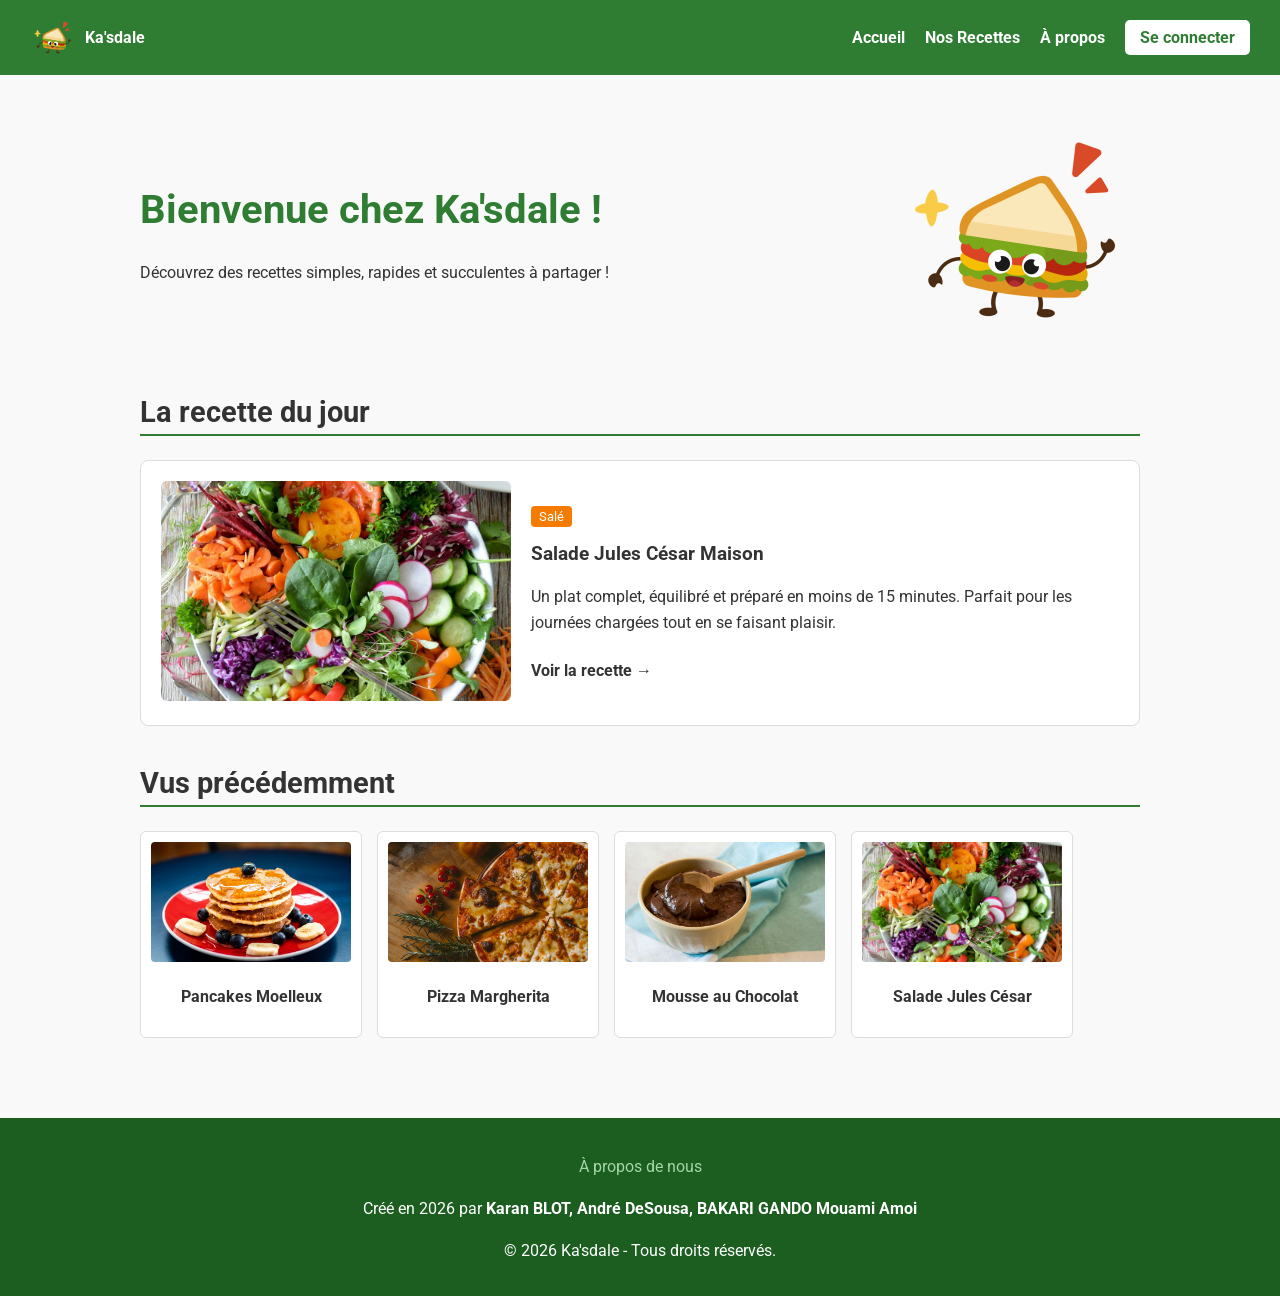
<file: index.html>
<!doctype html>
<html lang="fr"><head><meta charset="UTF-8"><meta http-equiv="refresh" content="0; url=accueil.html"><title>Ka'sdale</title></head>
<body><a href="accueil.html">Accéder au site Ka'sdale</a></body></html>
</file>
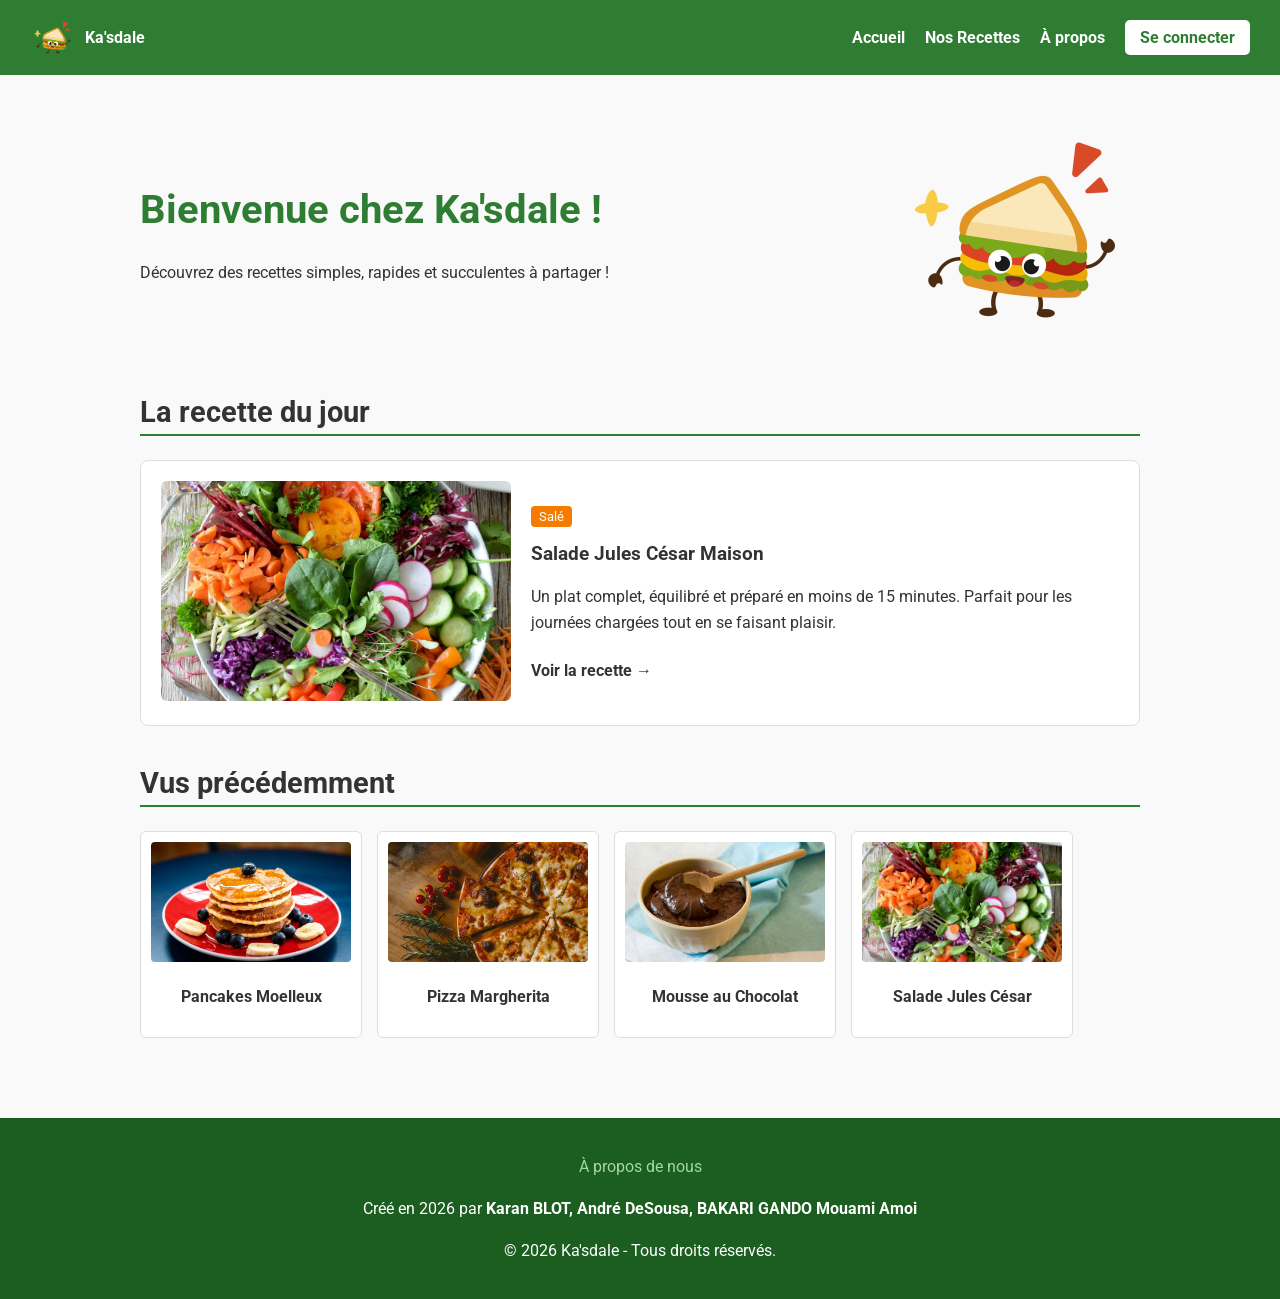
<file: accueil.html>
<!doctype html>
<html lang="fr">
  <head>
    <meta charset="UTF-8" />
    <meta name="viewport" content="width=device-width, initial-scale=1.0" />
    <title>Ka'sdale - Accueil</title>
    <link rel="stylesheet" href="design.css" />
  </head>
  <body>
    <header>
      <div class="logo-container">
        <img src="images/logo.png" alt="Logo Ka'sdale" class="logo-img" />
        <span><strong>Ka'sdale</strong></span>
      </div>
      <nav>
        <ul>
          <li><a href="accueil.html">Accueil</a></li>
          <li><a href="recettes.html">Nos Recettes</a></li>
          <li><a href="apropos.html">À propos</a></li>
          <li><a href="#" class="btn-connexion">Se connecter</a></li>
        </ul>
      </nav>
    </header>
    <main>
      <div class="banniere-accueil">
        <div class="banniere-texte">
          <h1>Bienvenue chez Ka'sdale !</h1>
          <p>
            Découvrez des recettes simples, rapides et succulentes à partager !
          </p>
        </div>
        <img
          src="images/logo.png"
          alt="Mascotte Ka'sdale"
          class="mascotte-accueil"
        />
      </div>
      <section>
        <h2>La recette du jour</h2>
        <article class="recette-jour">
          <div class="recette-jour-content">
            <a href="salade.html">
              <img src="images/salade.jpg" alt="Salade César" />
            </a>
            <div>
              <span class="badge-sale">Salé</span>
              <h3><a href="salade.html">Salade Jules César Maison</a></h3>
              <p>
                Un plat complet, équilibré et préparé en moins de 15 minutes.
                Parfait pour les journées chargées tout en se faisant plaisir.
              </p>
              <a href="salade.html" class="btn-recette"
                >Voir la recette &rarr;</a
              >
            </div>
          </div>
        </article>
      </section>
      <section>
        <h2>Vus précédemment</h2>
        <div class="carrousel-container">
          <div class="carrousel-item">
            <a href="pancake.html">
              <img src="images/pancake.jpg" alt="Pancake" />
              <h4>Pancakes Moelleux</h4>
            </a>
          </div>
          <div class="carrousel-item">
            <a href="pizza.html">
              <img src="images/pizza.jpg" alt="Pizza" />
              <h4>Pizza Margherita</h4>
            </a>
          </div>
          <div class="carrousel-item">
            <a href="mousse-au-chocolat.html">
              <img src="images/mousse.jpg" alt="Mousse Chocolat" />
              <h4>Mousse au Chocolat</h4>
            </a>
          </div>
          <div class="carrousel-item">
            <a href="salade.html">
              <img src="images/salade.jpg" alt="Salade César" />
              <h4>Salade Jules César</h4>
            </a>
          </div>
        </div>
      </section>
    </main>
    <footer>
      <p><a href="apropos.html">À propos de nous</a></p>
      <p>
        Créé en 2026 par
        <strong>Karan BLOT, André DeSousa, BAKARI GANDO Mouami Amoi</strong>
      </p>
      <p>&copy; 2026 Ka'sdale - Tous droits réservés.</p>
    </footer>
  </body>
</html>
</file>
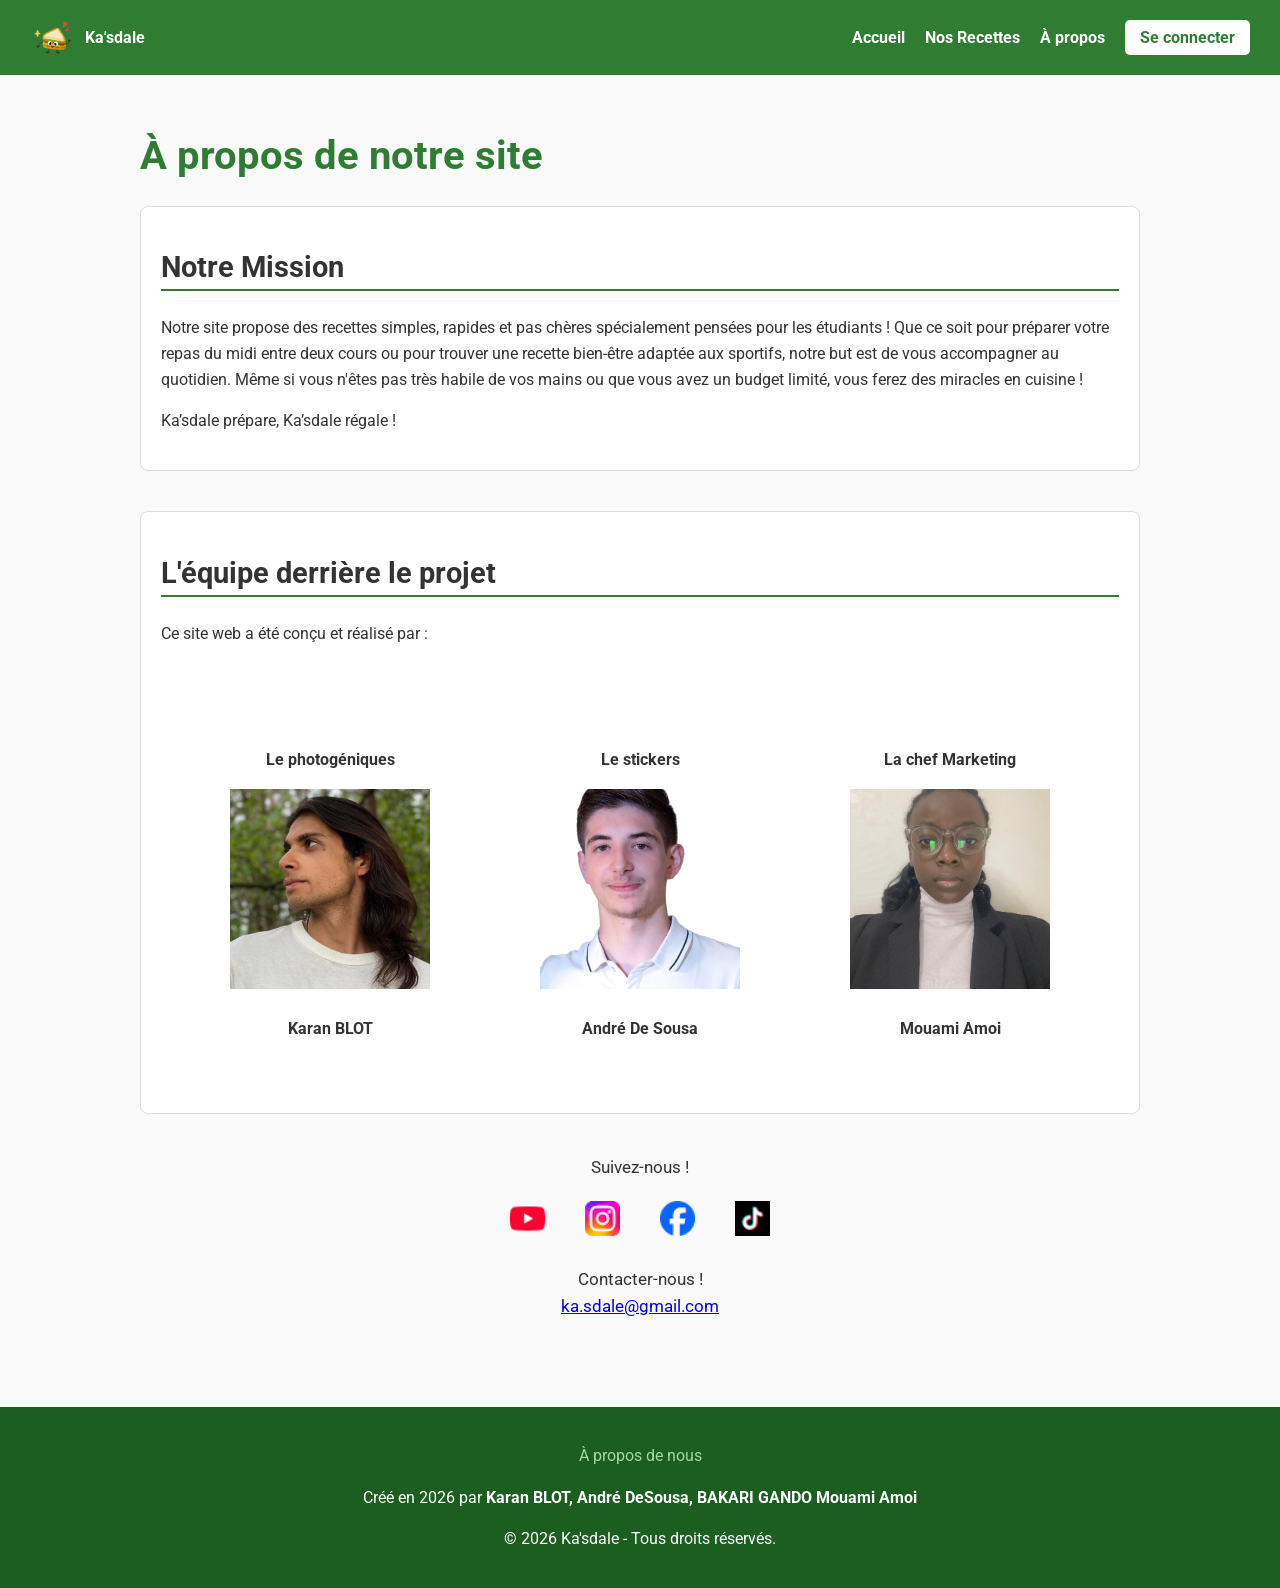
<file: apropos.html>
<!doctype html>
<html lang="fr">
  <head>
    <meta charset="UTF-8" />
    <meta name="viewport" content="width=device-width, initial-scale=1.0" />
    <title>À propos - Ka'sdale</title>
    <link rel="stylesheet" href="design.css" />
  </head>
  <body>
    <header>
      <div class="logo-container">
        <img src="images/logo.png" alt="Logo Ka'sdale" class="logo-img" />
        <span><strong>Ka'sdale</strong></span>
      </div>
      <nav>
        <ul>
          <li><a href="accueil.html">Accueil</a></li>
          <li><a href="recettes.html">Nos Recettes</a></li>
          <li><a href="apropos.html">À propos</a></li>
          <li><a href="#" class="btn-connexion">Se connecter</a></li>
        </ul>
      </nav>
    </header>
    <main>
      <h1>À propos de notre site</h1>
      <section class="recette-jour">
        <h2>Notre Mission</h2>
        <p>
          Notre site propose des recettes simples, rapides et pas chères
          spécialement pensées pour les étudiants ! Que ce soit pour préparer
          votre repas du midi entre deux cours ou pour trouver une recette
          bien-être adaptée aux sportifs, notre but est de vous accompagner au
          quotidien. Même si vous n'êtes pas très habile de vos mains ou que
          vous avez un budget limité, vous ferez des miracles en cuisine !
        </p>
        <p>Ka’sdale prépare, Ka’sdale régale !</p>
      </section>
      <section class="recette-jour equipe">
        <h2>L'équipe derrière le projet</h2>
        <p>Ce site web a été conçu et réalisé par :</p>
        <ul>
          <li>
            <p><strong>Le photogéniques</strong></p>
            <img src="images/karan.jpeg" alt="photo_karan" />
            <strong>Karan BLOT</strong>
          </li>
          <li>
            <p><strong>Le stickers</strong></p>
            <img src="images/andre.jpeg" alt="photo_André" />
            <strong>André De Sousa</strong>
          </li>
          <li>
            <p><strong>La chef Marketing</strong></p>
            <img src="images/mouami.jpeg" alt="photo_Mouami" />
            <strong>Mouami Amoi</strong>
          </li>
        </ul>
       </section>
        
       <section class="reseaux-tout">
        <p class="suivez-nous">Suivez-nous !</p>
        <div class="reseaux">
          <a href="https://www.youtube.com" target="_blank" rel="noopener noreferrer">
            <img src="images/youtube.png" alt="YouTube" />
          </a>
          <a href="https://www.instagram.com" target="_blank" rel="noopener noreferrer">
            <img src="images/insta.png" alt="Instagram" />
          </a>
          <a href="https://www.facebook.com" target="_blank" rel="noopener noreferrer">
            <img src="images/facebook.png" alt="Facebook" />
          </a>
          <a href="https://www.tiktok.com" target="_blank" rel="noopener noreferrer">
            <img src="images/tiktok.png" alt="Tiktok" />
          </a>
        </div>
        <p class="contacter">Contacter-nous !<br/>
        <a href="mailto:ka.sdale@gmail.com">ka.sdale@gmail.com</a>
        </p>
      </section>

    </main>
    <footer>
      <p><a href="apropos.html">À propos de nous</a></p>
      <p>
        Créé en 2026 par
        <strong>Karan BLOT, André DeSousa, BAKARI GANDO Mouami Amoi</strong>
      </p>
      <p>&copy; 2026 Ka'sdale - Tous droits réservés.</p>
      
    </footer>
  </body>
</html>
</file>
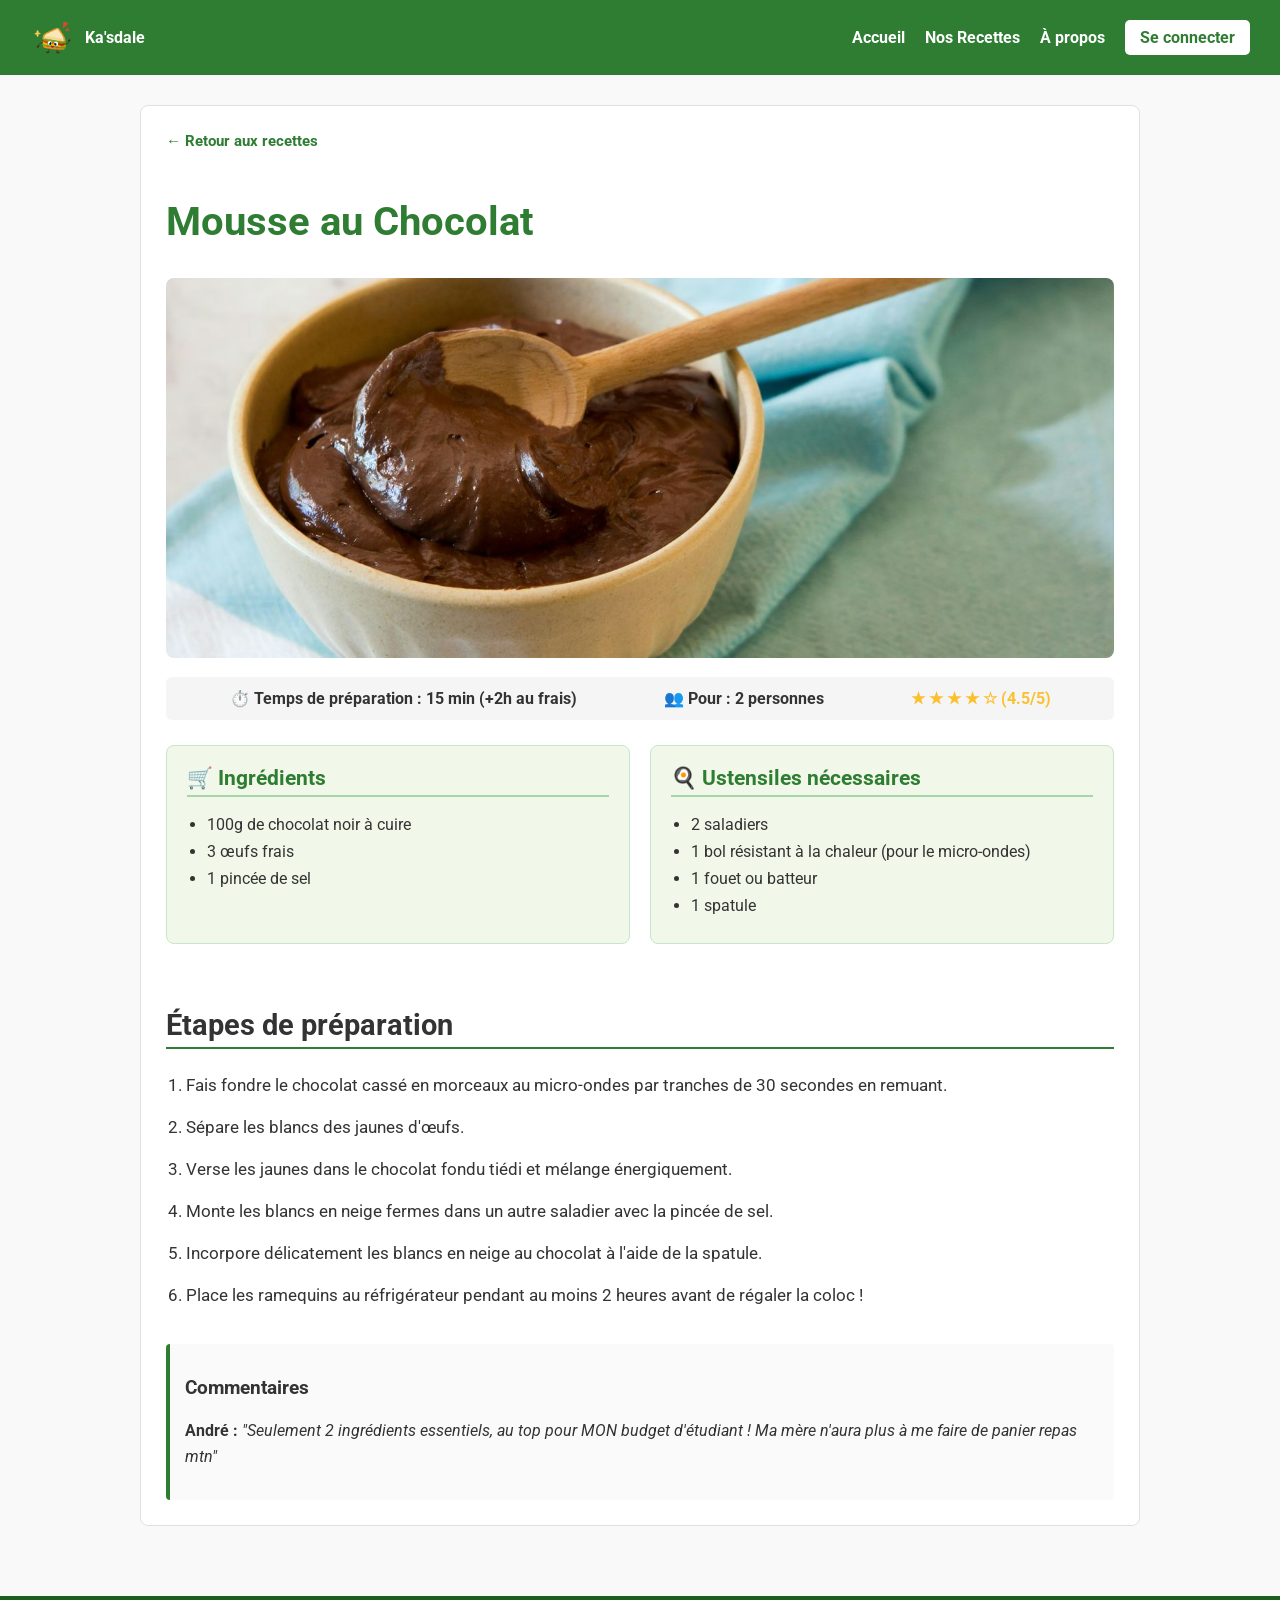
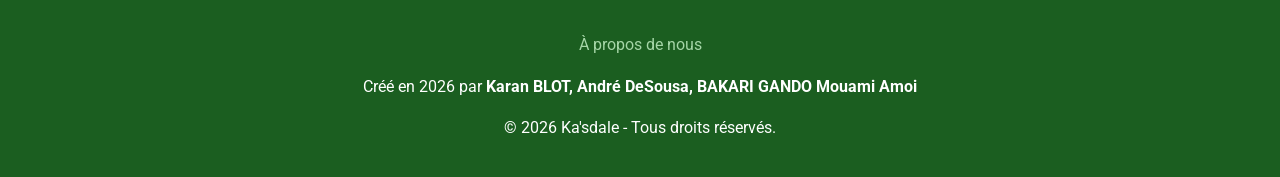
<file: mousse-au-chocolat.html>
<!doctype html>
<html lang="fr">
  <head>
    <meta charset="UTF-8" />
    <meta name="viewport" content="width=device-width, initial-scale=1.0" />
    <title>Mousse au Chocolat - Ka'sdale</title>
    <link rel="stylesheet" href="design.css" />
  </head>
  <body>
    <header>
      <div class="logo-container">
        <img src="images/logo.png" alt="Logo Ka'sdale" class="logo-img" />
        <span><strong>Ka'sdale</strong></span>
      </div>
      <nav>
        <ul>
          <li><a href="accueil.html">Accueil</a></li>
          <li><a href="recettes.html">Nos Recettes</a></li>
          <li><a href="apropos.html">À propos</a></li>
          <li><a href="#" class="btn-connexion">Se connecter</a></li>
        </ul>
      </nav>
    </header>
    <main>
      <article class="recette-detail">
        <!-- Ici c'est le bouton pour le retour arrière -->
        <a href="recettes.html" class="btn-retour"
          >&larr; Retour aux recettes</a
        >
        <h1>Mousse au Chocolat</h1>
        <img
          src="images/mousse.jpg"
          alt="Mousse au Chocolat"
          class="recette-image-principale"
        />

        <div class="recette-infos-clefs">
          <span>⏱️ Temps de préparation : 15 min (+2h au frais)</span>
          <span>👥 Pour : 2 personnes</span>
          <span class="note-etoiles">★ ★ ★ ★ ☆ (4.5/5)</span>
        </div>

        <div class="cartouche-container">
          <div class="cartouche-bloc">
            <h2>🛒 Ingrédients</h2>
            <ul>
              <li>100g de chocolat noir à cuire</li>
              <li>3 œufs frais</li>
              <li>1 pincée de sel</li>
            </ul>
          </div>

          <div class="cartouche-bloc">
            <h2>🍳 Ustensiles nécessaires</h2>
            <ul>
              <li>2 saladiers</li>
              <li>1 bol résistant à la chaleur (pour le micro-ondes)</li>
              <li>1 fouet ou batteur</li>
              <li>1 spatule</li>
            </ul>
          </div>
        </div>

        <section class="etapes-section">
          <h2>Étapes de préparation</h2>
          <ol>
            <li>
              Fais fondre le chocolat cassé en morceaux au micro-ondes par
              tranches de 30 secondes en remuant.
            </li>
            <li>Sépare les blancs des jaunes d'œufs.</li>
            <li>
              Verse les jaunes dans le chocolat fondu tiédi et mélange
              énergiquement.
            </li>
            <li>
              Monte les blancs en neige fermes dans un autre saladier avec la
              pincée de sel.
            </li>
            <li>
              Incorpore délicatement les blancs en neige au chocolat à l'aide de
              la spatule.
            </li>
            <li>
              Place les ramequins au réfrigérateur pendant au moins 2 heures
              avant de régaler la coloc !
            </li>
          </ol>
        </section>

        <section class="commentaires-bloc">
          <h3>Commentaires</h3>
          <p>
            <strong>André :</strong>
            <em
              >"Seulement 2 ingrédients essentiels, au top pour MON budget
              d'étudiant ! Ma mère n'aura plus à me faire de panier repas
              mtn"</em
            >
          </p>
        </section>
      </article>
    </main>
    <footer>
      <p><a href="apropos.html">À propos de nous</a></p>
      <p>
        Créé en 2026 par
        <strong>Karan BLOT, André DeSousa, BAKARI GANDO Mouami Amoi</strong>
      </p>
      <p>&copy; 2026 Ka'sdale - Tous droits réservés.</p>
    </footer>
  </body>
</html>
</file>
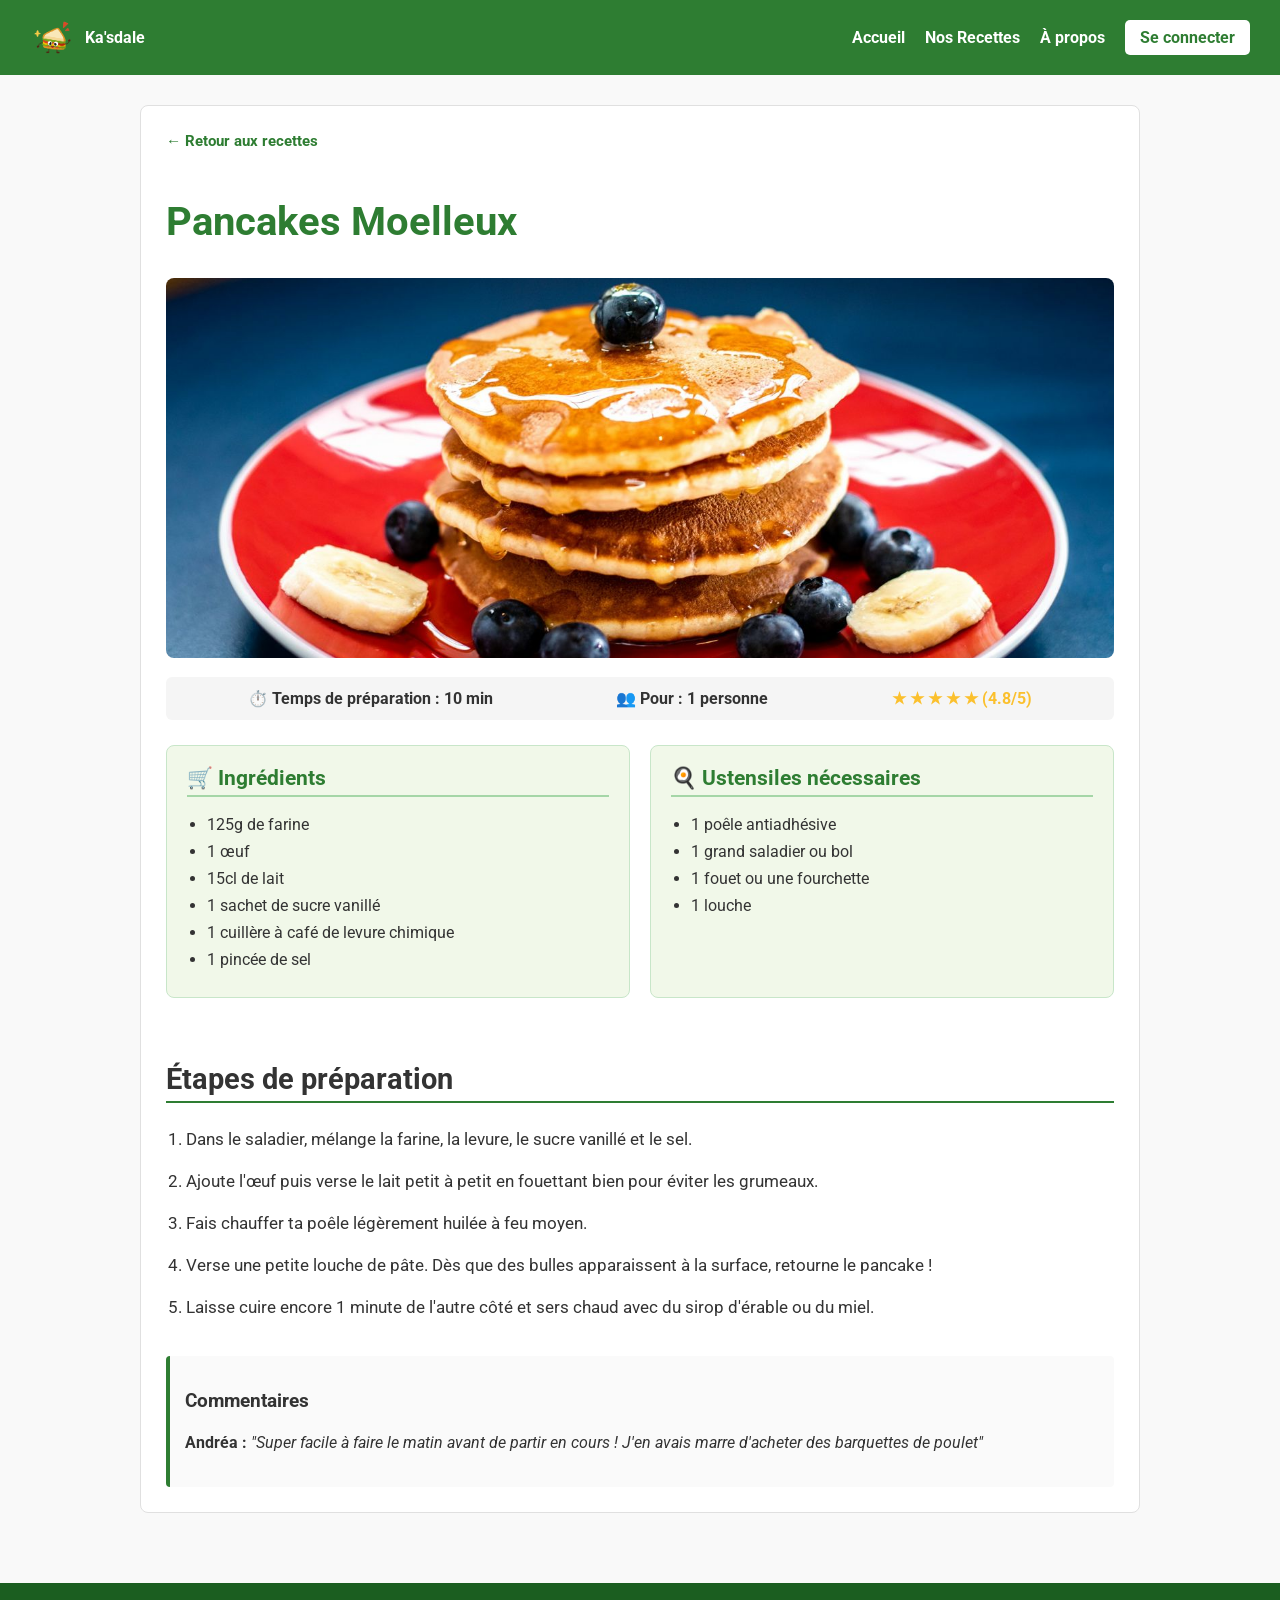
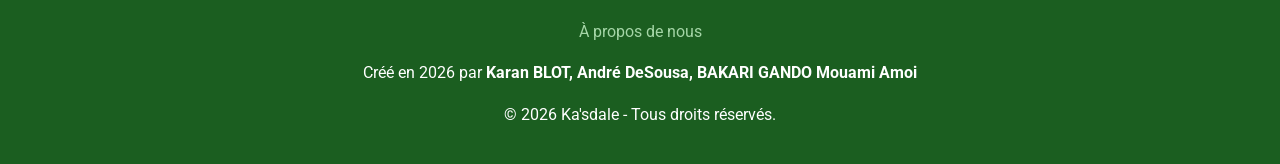
<file: pancake.html>
<!doctype html>
<html lang="fr">
  <head>
    <meta charset="UTF-8" />
    <meta name="viewport" content="width=device-width, initial-scale=1.0" />
    <title>Pancakes Moelleux - Ka'sdale</title>
    <link rel="stylesheet" href="design.css" />
  </head>
  <body>
    <header>
      <div class="logo-container">
        <img src="images/logo.png" alt="Logo Ka'sdale" class="logo-img" />
        <span><strong>Ka'sdale</strong></span>
      </div>
      <nav>
        <ul>
          <li><a href="accueil.html">Accueil</a></li>
          <li><a href="recettes.html">Nos Recettes</a></li>
          <li><a href="apropos.html">À propos</a></li>
          <li><a href="#" class="btn-connexion">Se connecter</a></li>
        </ul>
      </nav>
    </header>
    <main>
      <article class="recette-detail">
        <!-- Ici c'est le bouton pour le retour arrière -->
        <a href="recettes.html" class="btn-retour"
          >&larr; Retour aux recettes</a
        >
        <h1>Pancakes Moelleux</h1>
        <img
          src="images/pancake.jpg"
          alt="Pancakes Moelleux"
          class="recette-image-principale"
        />

        <div class="recette-infos-clefs">
          <span>⏱️ Temps de préparation : 10 min</span>
          <span>👥 Pour : 1 personne</span>
          <span class="note-etoiles">★ ★ ★ ★ ★ (4.8/5)</span>
        </div>

        <div class="cartouche-container">
          <div class="cartouche-bloc">
            <h2>🛒 Ingrédients</h2>
            <ul>
              <li>125g de farine</li>
              <li>1 œuf</li>
              <li>15cl de lait</li>
              <li>1 sachet de sucre vanillé</li>
              <li>1 cuillère à café de levure chimique</li>
              <li>1 pincée de sel</li>
            </ul>
          </div>

          <div class="cartouche-bloc">
            <h2>🍳 Ustensiles nécessaires</h2>
            <ul>
              <li>1 poêle antiadhésive</li>
              <li>1 grand saladier ou bol</li>
              <li>1 fouet ou une fourchette</li>
              <li>1 louche</li>
            </ul>
          </div>
        </div>

        <section class="etapes-section">
          <h2>Étapes de préparation</h2>
          <ol>
            <li>
              Dans le saladier, mélange la farine, la levure, le sucre vanillé
              et le sel.
            </li>
            <li>
              Ajoute l'œuf puis verse le lait petit à petit en fouettant bien
              pour éviter les grumeaux.
            </li>
            <li>Fais chauffer ta poêle légèrement huilée à feu moyen.</li>
            <li>
              Verse une petite louche de pâte. Dès que des bulles apparaissent à
              la surface, retourne le pancake !
            </li>
            <li>
              Laisse cuire encore 1 minute de l'autre côté et sers chaud avec du
              sirop d'érable ou du miel.
            </li>
          </l>
        </section>

        <section class="commentaires-bloc">
          <h3>Commentaires</h3>
          <p>
            <strong>Andréa :</strong>
            <em
              >"Super facile à faire le matin avant de partir en cours ! J'en
              avais marre d'acheter des barquettes de poulet"</em
            >
          </p>
        </section>
      </article>
    </main>
    <footer>
      <p><a href="apropos.html">À propos de nous</a></p>
      <p>
        Créé en 2026 par
        <strong>Karan BLOT, André DeSousa, BAKARI GANDO Mouami Amoi</strong>
      </p>
      <p>&copy; 2026 Ka'sdale - Tous droits réservés.</p>
    </footer>
  </body>
</html>
</file>
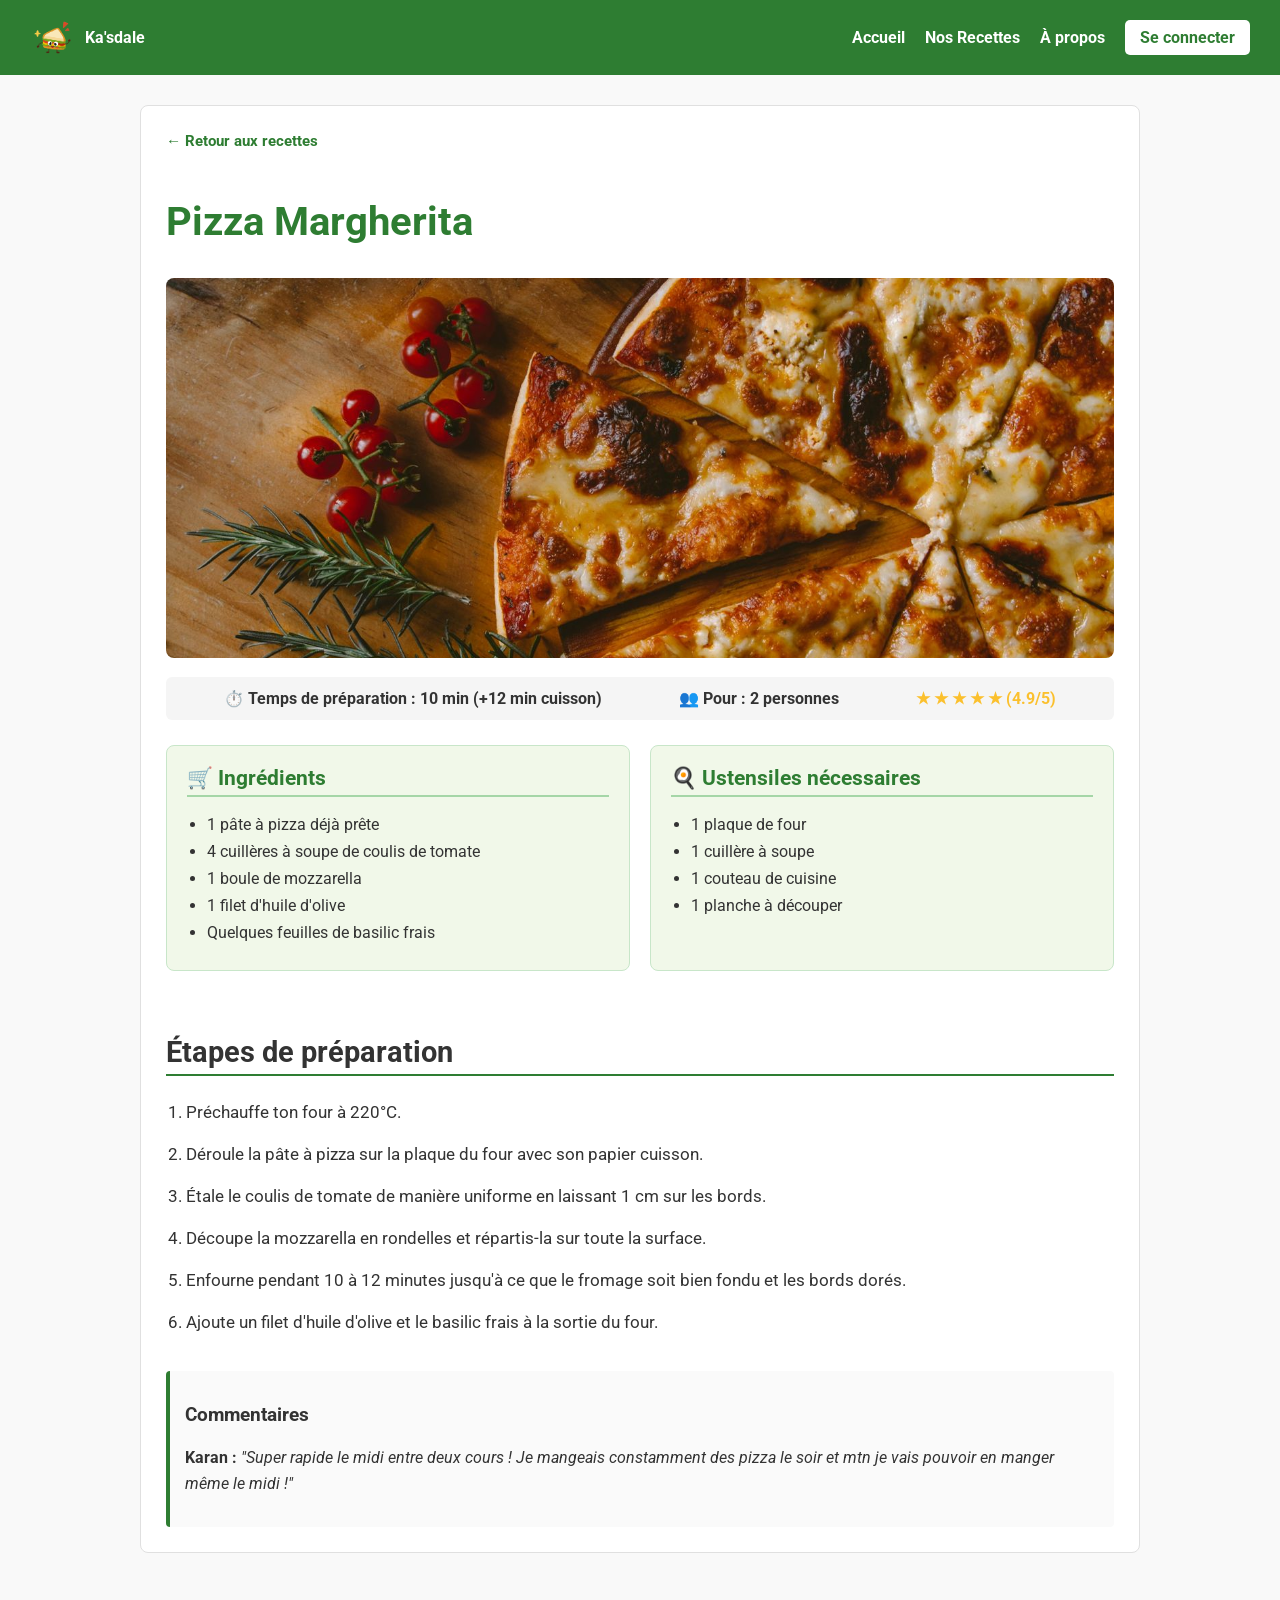
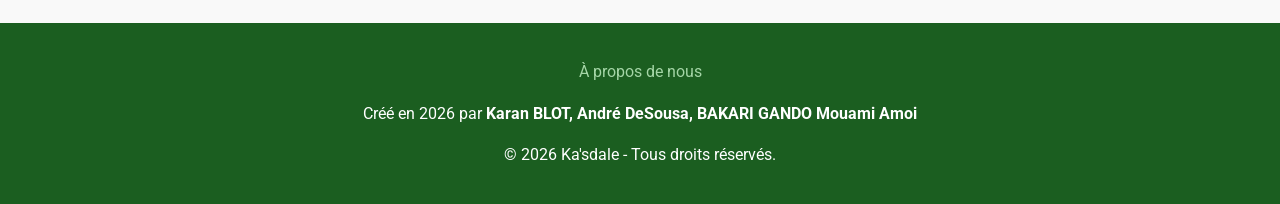
<file: pizza.html>
<!doctype html>
<html lang="fr">
  <head>
    <meta charset="UTF-8" />
    <meta name="viewport" content="width=device-width, initial-scale=1.0" />
    <title>Pizza Margherita - Ka'sdale</title>
    <link rel="stylesheet" href="design.css" />
  </head>
  <body>
    <header>
      <div class="logo-container">
        <img src="images/logo.png" alt="Logo Ka'sdale" class="logo-img" />
        <span><strong>Ka'sdale</strong></span>
      </div>
      <nav>
        <ul>
          <li><a href="accueil.html">Accueil</a></li>
          <li><a href="recettes.html">Nos Recettes</a></li>
          <li><a href="apropos.html">À propos</a></li>
          <li><a href="#" class="btn-connexion">Se connecter</a></li>
        </ul>
      </nav>
    </header>
    <main>
      <article class="recette-detail">
        <!-- Ici c'est le bouton pour le retour arrière -->
        <a href="recettes.html" class="btn-retour"
          >&larr; Retour aux recettes</a
        >
        <h1>Pizza Margherita</h1>
        <img
          src="images/pizza.jpg"
          alt="Pizza Margherita"
          class="recette-image-principale"
        />

        <div class="recette-infos-clefs">
          <span>⏱️ Temps de préparation : 10 min (+12 min cuisson)</span>
          <span>👥 Pour : 2 personnes</span>
          <span class="note-etoiles">★ ★ ★ ★ ★ (4.9/5)</span>
        </div>

        <div class="cartouche-container">
          <div class="cartouche-bloc">
            <h2>🛒 Ingrédients</h2>
            <ul>
              <li>1 pâte à pizza déjà prête</li>
              <li>4 cuillères à soupe de coulis de tomate</li>
              <li>1 boule de mozzarella</li>
              <li>1 filet d'huile d'olive</li>
              <li>Quelques feuilles de basilic frais</li>
            </ul>
          </div>

          <div class="cartouche-bloc">
            <h2>🍳 Ustensiles nécessaires</h2>
            <ul>
              <li>1 plaque de four</li>
              <li>1 cuillère à soupe</li>
              <li>1 couteau de cuisine</li>
              <li>1 planche à découper</li>
            </ul>
          </div>
        </div>

        <section class="etapes-section">
          <h2>Étapes de préparation</h2>
          <ol>
            <li>Préchauffe ton four à 220°C.</li>
            <li>
              Déroule la pâte à pizza sur la plaque du four avec son papier
              cuisson.
            </li>
            <li>
              Étale le coulis de tomate de manière uniforme en laissant 1 cm sur
              les bords.
            </li>
            <li>
              Découpe la mozzarella en rondelles et répartis-la sur toute la
              surface.
            </li>
            <li>
              Enfourne pendant 10 à 12 minutes jusqu'à ce que le fromage soit
              bien fondu et les bords dorés.
            </li>
            <li>
              Ajoute un filet d'huile d'olive et le basilic frais à la sortie du
              four.
            </li>
          </ol>
        </section>

        <section class="commentaires-bloc">
          <h3>Commentaires</h3>
          <p>
            <strong>Karan :</strong>
            <em
              >"Super rapide le midi entre deux cours ! Je mangeais constamment
              des pizza le soir et mtn je vais pouvoir en manger même le midi
              !"</em
            >
          </p>
        </section>
      </article>
    </main>
    <footer>
      <p><a href="apropos.html">À propos de nous</a></p>
      <p>
        Créé en 2026 par
        <strong>Karan BLOT, André DeSousa, BAKARI GANDO Mouami Amoi</strong>
      </p>
      <p>&copy; 2026 Ka'sdale - Tous droits réservés.</p>
    </footer>
  </body>
</html>
</file>
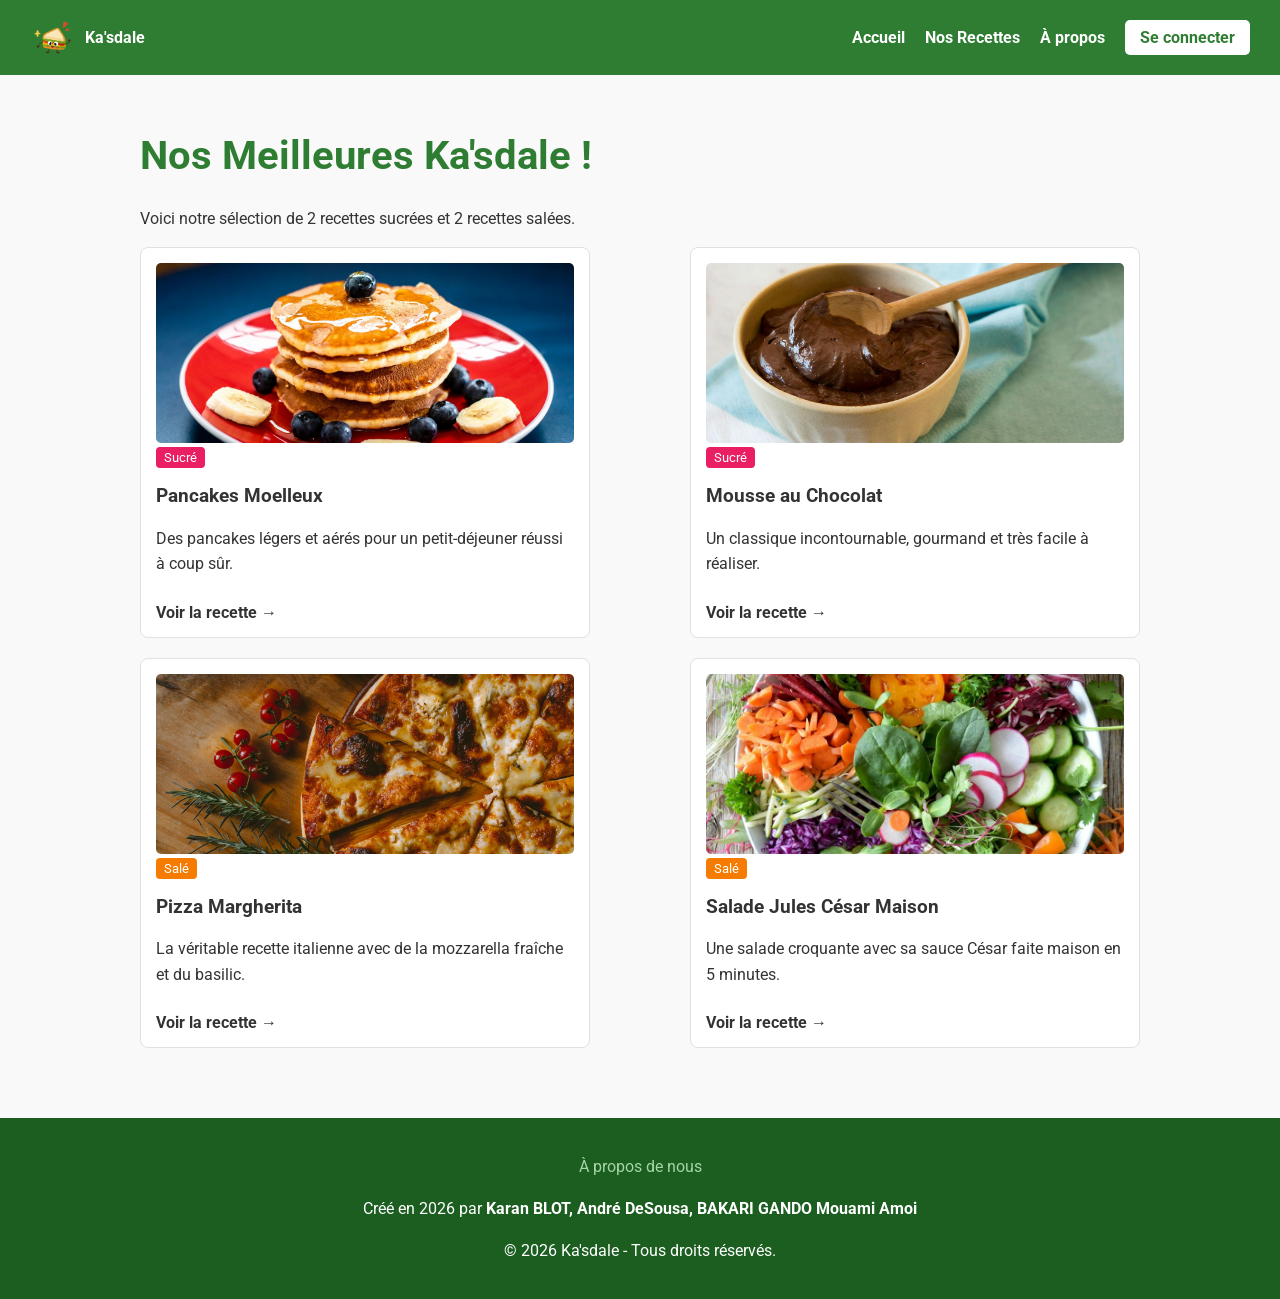
<file: recettes.html>
<!doctype html>
<html lang="fr">
  <head>
    <meta charset="UTF-8" />
    <meta name="viewport" content="width=device-width, initial-scale=1.0" />
    <title>Nos Recettes - Ka'sdale</title>
    <link rel="stylesheet" href="design.css" />
  </head>
  <body>
    <header>
      <div class="logo-container">
        <img src="images/logo.png" alt="Logo Ka'sdale" class="logo-img" />
        <span><strong>Ka'sdale</strong></span>
      </div>
      <nav>
        <ul>
          <li><a href="accueil.html">Accueil</a></li>
          <li><a href="recettes.html">Nos Recettes</a></li>
          <li><a href="apropos.html">À propos</a></li>
          <li><a href="#" class="btn-connexion">Se connecter</a></li>
        </ul>
      </nav>
    </header>
    <main>
      <h1>Nos Meilleures Ka'sdale !</h1>
      <p>Voici notre sélection de 2 recettes sucrées et 2 recettes salées.</p>
      <div class="grille-recettes">
        <article class="carte-recette">
          <a href="pancake.html">
            <img src="images/pancake.jpg" alt="Pancake" />
          </a>
          <span class="badge-sucrer">Sucré</span>
          <h3><a href="pancake.html">Pancakes Moelleux</a></h3>
          <p>
            Des pancakes légers et aérés pour un petit-déjeuner réussi à coup
            sûr.
          </p>
          <a href="pancake.html" class="btn-recette">Voir la recette &rarr;</a>
        </article>

        <article class="carte-recette">
          <a href="mousse-au-chocolat.html">
            <img src="images/mousse.jpg" alt="Mousse au Chocolat" />
          </a>
          <span class="badge-sucrer">Sucré</span>
          <h3><a href="mousse-au-chocolat.html">Mousse au Chocolat</a></h3>
          <p>
            Un classique incontournable, gourmand et très facile à réaliser.
          </p>
          <a href="mousse-au-chocolat.html" class="btn-recette"
            >Voir la recette &rarr;</a
          >
        </article>

        <article class="carte-recette">
          <a href="pizza.html">
            <img src="images/pizza.jpg" alt="Pizza" />
          </a>
          <span class="badge-sale">Salé</span>
          <h3><a href="pizza.html">Pizza Margherita</a></h3>
          <p>
            La véritable recette italienne avec de la mozzarella fraîche et du
            basilic.
          </p>
          <a href="pizza.html" class="btn-recette">Voir la recette &rarr;</a>
        </article>

        <article class="carte-recette">
          <a href="salade.html">
            <img src="images/salade.jpg" alt="Salade César Maison" />
          </a>
          <span class="badge-sale">Salé</span>
          <h3><a href="salade.html">Salade Jules César Maison</a></h3>
          <p>
            Une salade croquante avec sa sauce César faite maison en 5 minutes.
          </p>
          <a href="salade.html" class="btn-recette">Voir la recette &rarr;</a>
        </article>
      </div>
    </main>
    <footer>
      <p><a href="apropos.html">À propos de nous</a></p>
      <p>
        Créé en 2026 par
        <strong>Karan BLOT, André DeSousa, BAKARI GANDO Mouami Amoi</strong>
      </p>
      <p>&copy; 2026 Ka'sdale - Tous droits réservés.</p>
    </footer>
  </body>
</html>
</file>
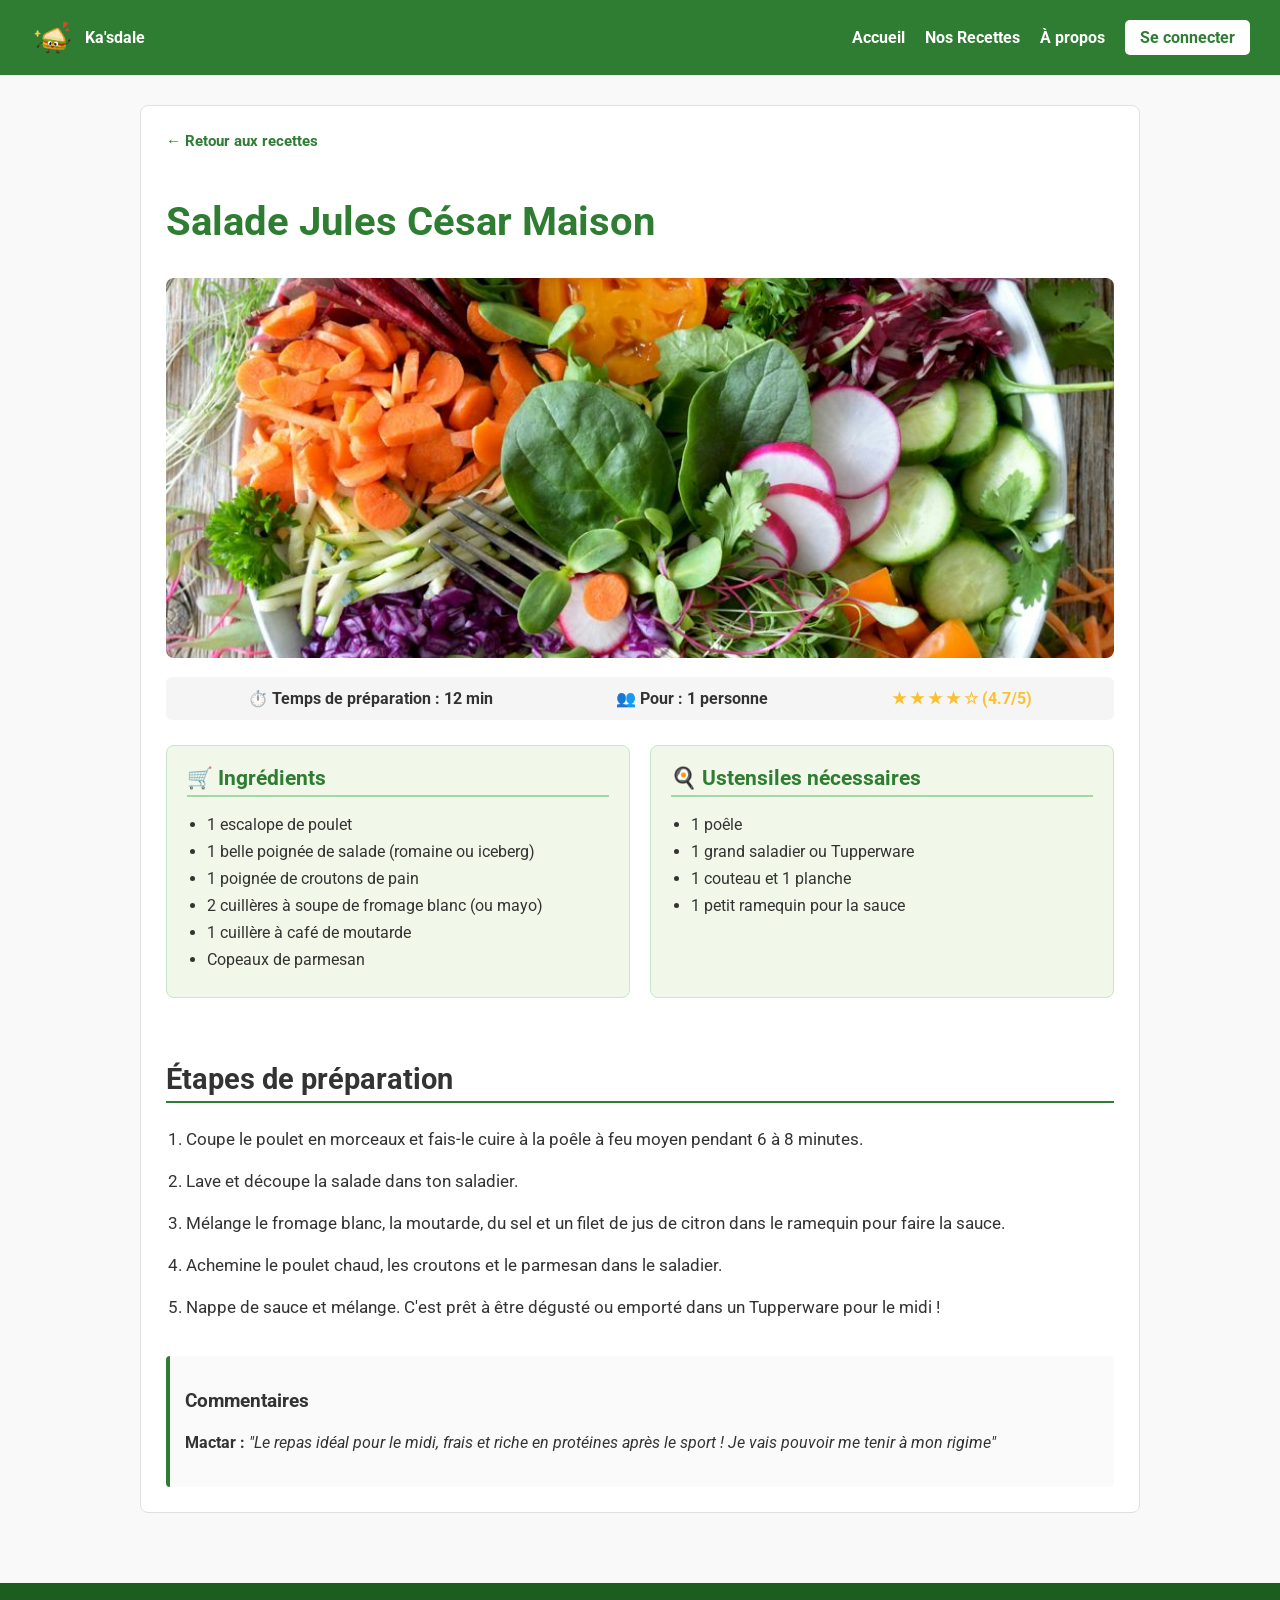
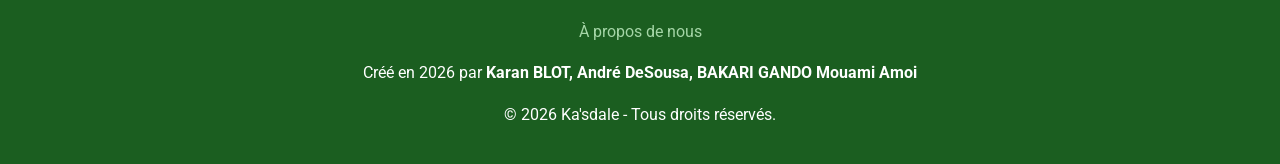
<file: salade.html>
<!doctype html>
<html lang="fr">
  <head>
    <meta charset="UTF-8" />
    <meta name="viewport" content="width=device-width, initial-scale=1.0" />
    <title>Salade Jules César Maison - Ka'sdale</title>
    <link rel="stylesheet" href="design.css" />
  </head>
  <body>
    <header>
      <div class="logo-container">
        <img src="images/logo.png" alt="Logo Ka'sdale" class="logo-img" />
        <span><strong>Ka'sdale</strong></span>
      </div>
      <nav>
        <ul>
          <li><a href="accueil.html">Accueil</a></li>
          <li><a href="recettes.html">Nos Recettes</a></li>
          <li><a href="apropos.html">À propos</a></li>
          <li><a href="#" class="btn-connexion">Se connecter</a></li>
        </ul>
      </nav>
    </header>
    <main>
      <article class="recette-detail">
        <!-- Ici c'est le bouton pour le retour arrière -->
        <a href="recettes.html" class="btn-retour"
          >&larr; Retour aux recettes</a
        >
        <h1>Salade Jules César Maison</h1>
        <img
          src="images/salade.jpg"
          alt="Salade César Maison"
          class="recette-image-principale"
        />

        <div class="recette-infos-clefs">
          <span>⏱️ Temps de préparation : 12 min</span>
          <span>👥 Pour : 1 personne</span>
          <span class="note-etoiles">★ ★ ★ ★ ☆ (4.7/5)</span>
        </div>

        <div class="cartouche-container">
          <div class="cartouche-bloc">
            <h2>🛒 Ingrédients</h2>
            <ul>
              <li>1 escalope de poulet</li>
              <li>1 belle poignée de salade (romaine ou iceberg)</li>
              <li>1 poignée de croutons de pain</li>
              <li>2 cuillères à soupe de fromage blanc (ou mayo)</li>
              <li>1 cuillère à café de moutarde</li>
              <li>Copeaux de parmesan</li>
            </ul>
          </div>

          <div class="cartouche-bloc">
            <h2>🍳 Ustensiles nécessaires</h2>
            <ul>
              <li>1 poêle</li>
              <li>1 grand saladier ou Tupperware</li>
              <li>1 couteau et 1 planche</li>
              <li>1 petit ramequin pour la sauce</li>
            </ul>
          </div>
        </div>

        <section class="etapes-section">
          <h2>Étapes de préparation</h2>
          <ol>
            <li>
              Coupe le poulet en morceaux et fais-le cuire à la poêle à feu
              moyen pendant 6 à 8 minutes.
            </li>
            <li>Lave et découpe la salade dans ton saladier.</li>
            <li>
              Mélange le fromage blanc, la moutarde, du sel et un filet de jus
              de citron dans le ramequin pour faire la sauce.
            </li>
            <li>
              Achemine le poulet chaud, les croutons et le parmesan dans le
              saladier.
            </li>
            <li>
              Nappe de sauce et mélange. C'est prêt à être dégusté ou emporté
              dans un Tupperware pour le midi !
            </li>
          </ol>
        </section>

        <section class="commentaires-bloc">
          <h3>Commentaires</h3>
          <p>
            <strong>Mactar :</strong>
            <em
              >"Le repas idéal pour le midi, frais et riche en protéines après
              le sport ! Je vais pouvoir me tenir à mon rigime"</em
            >
          </p>
        </section>
      </article>
    </main>
    <footer>
      <p><a href="apropos.html">À propos de nous</a></p>
      <p>
        Créé en 2026 par
        <strong>Karan BLOT, André DeSousa, BAKARI GANDO Mouami Amoi</strong>
      </p>
      <p>&copy; 2026 Ka'sdale - Tous droits réservés.</p>
    </footer>
  </body>
</html>
</file>
<file: design.css>
/* Importation de la typographie depuis Google Fonts */
@import url("https://fonts.googleapis.com/css2?family=Cookie&family=Inter:ital,opsz,wght@0,14..32,100..900;1,14..32,100..900&family=Raleway:ital,wght@0,100..900;1,100..900&family=Roboto:ital,wght@0,100..900;1,100..900&display=swap");

body {
  font-family: "Roboto", sans-serif;
  margin: 0;
  padding: 0;
  background-color: #f9f9f9;
  color: #333333;
}

/* En-tête et navigation */
header {
  background-color: #2e7d32;
  color: white;
  padding: 15px 30px;
  display: flex;
  justify-content: space-between; /* Ici on pusse le logo vers la gauche et le bloc nav à droite */
  align-items: center; /* On centre verticalement les éléments */
  position: sticky;
  top: 0;  
}

.logo-container {
  display: flex;
  align-items: center;
}

/* Emplacement du logo*/
.logo-img {
  height: 45px;
  margin-right: 10px;
}

nav ul {
  list-style: none;
  margin: 0;
  padding: 0;
  display: flex;
  align-items: center;
}

nav li {
  margin-left: 20px;
}

nav a {
  color: white;
  text-decoration: none;
  font-weight: bold;
}

nav a:hover {
  text-decoration: underline;
}

.btn-connexion {
  background-color: white;
  color: #2e7d32;
  padding: 8px 15px;
  border-radius: 5px;
  text-decoration: none;
  font-weight: bold;
}

.btn-connexion:hover {
  background-color: #e8f5e9;
}

/* Contenu principal */
main {
  padding: 30px;
  max-width: 1000px;
  margin: 0 auto; /* ça nous met une marge automatique à gauche et à droite pour centrer les bloc */
}

h1 {
  font-size: 2.5rem;
  color: #2e7d32;
}

h2 {
  font-size: 1.8rem;
  color: #333333;
  border-bottom: 2px solid #2e7d32;
  padding-bottom: 5px;
}

p {
  line-height: 1.6;
}

/* ==========================================*/
/* STYLE DE LA BANNIÈRE ACCUEIL (Texte & Mascotte)*/
/* ==========================================*/

.banniere-accueil {
  display: flex;
  justify-content: space-between;
  align-items: center;
  margin-bottom: 40px;
}

.banniere-texte {
  flex: 1;
}

.mascotte-accueil {
  width: 250px;
  height: auto;
  margin-left: 30px;
}

/* Section La Recette du Jour */
.recette-jour {
  background-color: white;
  border: 1px solid #dddddd;
  border-radius: 8px;
  padding: 20px;
  margin-bottom: 40px;
}

.recette-jour-content {
  display: flex;
  gap: 20px;
  align-items: center;
}

.recette-jour img {
  width: 350px;
  height: 220px;
  object-fit: cover;
  border-radius: 6px;
}

/* Pour la partie à propros */

.equipe ul {
  display: flex;
  justify-content: center;
  flex-wrap: wrap;
  gap: 0;
  padding: 0;
  margin: 0;
  margin-top: 30px;
}

.equipe li {
  display: block;
  margin: 55px;
  text-align: center;
}

.equipe img {
  display: block;
  width: 200px;
  height: 200px;
  margin: 0 auto 30px;
  border-radius: 0;
}

.reseaux {
  display: flex;
  justify-content: center;
  margin-top: 20px;
}

.reseaux a {
  margin: 0 20px;
}

.reseaux img {
  display: block;
  width: 35px;
  height: 35px;
}

.reseaux .suivez-nous {
  display: block;
  width: 40px;
  height: 40px;
}

.suivez-nous {
  text-align: center;
  margin-top:30px;
  margin-bottom: 10px;
  font-size: 17px;
}

.contacter {
  text-align: center;
  margin-top: 30px;
  font-size: 17px;
}




/* Layout Flexbox pour la grille des recettes */
.grille-recettes {
  display: flex;
  flex-wrap: wrap;
  gap: 20px;
  justify-content: space-between;
}

.carte-recette {
  background-color: white;
  border: 1px solid #e0e0e0;
  border-radius: 8px;
  width: 45%;
  padding: 15px;
  box-sizing: border-box;
}

.carte-recette img {
  width: 100%;
  height: 180px;
  object-fit: cover;
  border-radius: 5px;
}

.badge-sucrer {
  background-color: #e91e63;
  color: white;
  padding: 3px 8px;
  font-size: 0.8rem;
  border-radius: 4px;
}

.badge-sale {
  background-color: #f57c00;
  color: white;
  padding: 3px 8px;
  font-size: 0.8rem;
  border-radius: 4px;
}

/* Carrousel */
.carrousel-container {
  display: flex;
  gap: 15px;
  overflow-x: auto;
  padding-bottom: 10px;
}

.carrousel-item {
  min-width: 200px;
  background-color: white;
  border: 1px solid #dddddd;
  border-radius: 6px;
  padding: 10px;
  text-align: center;
}

.carrousel-item img {
  width: 100%;
  height: 120px;
  object-fit: cover;
  border-radius: 4px;
}

/* Pieds de page */
footer {
  background-color: #1b5e20;
  color: white;
  text-align: center;
  padding: 20px;
  margin-top: 40px;
}

footer a {
  color: #a5d6a7;
  text-decoration: none;
}

footer a:hover {
  text-decoration: underline;
}


/* ==========================================*/
/*  GESTION DES LIENS ET SURVOLS (HYPERLIENS)*/
/*  ==========================================*/

/* Retire la couleur bleue et la barre sous les textes cliquables */
.carte-recette a,
.carrousel-item a,
.recette-jour a {
  color: inherit;
  text-decoration: none;
}

/* Souligne en vert lorsque l'utilisateur passe la souris dessus */
.carte-recette a:hover,
.carrousel-item a:hover,
.recette-jour a:hover {
  color: #2e7d32;
  text-decoration: underline;
}

/* Bouton secondaire "Voir la recette ->" */
.btn-recette {
  display: inline-block;
  margin-top: 10px;
  font-weight: bold;
  color: #2e7d32;
  text-decoration: none;
}

.btn-recette:hover {
  text-decoration: underline;
}

/* ==========================================*/
/* STYLES POUR LES PAGES DE RECETTES DÉTAILLÉES*/
/*  ==========================================*/

/* Conteneur principal de la recette */
.recette-detail {
  background-color: white;
  padding: 25px;
  border-radius: 8px;
  border: 1px solid #e0e0e0;
}

/* Image principale de la recette */
.recette-image-principale {
  width: 100%;
  max-height: 380px;
  object-fit: cover;
  border-radius: 8px;
}

/* Infos sous l'image (temps, personnes, note) */
.recette-infos-clefs {
  display: flex;
  justify-content: space-around;
  align-items: center;
  background-color: #f5f5f5;
  padding: 12px 20px;
  margin: 15px 0 25px 0;
  border-radius: 6px;
  font-weight: bold;
  color: #333;
}

.note-etoiles {
  color: #fbc02d;
}

/* Cartouche pour les ustensiles et ingrédients sous l'image */
.cartouche-container {
  display: flex;
  gap: 20px;
  margin-bottom: 30px;
}

.cartouche-bloc {
  flex: 1;
  background-color: #f1f8e9;
  border: 1px solid #c8e6c9;
  border-radius: 8px;
  padding: 20px;
}

.cartouche-bloc h2 {
  margin-top: 0;
  font-size: 1.3rem;
  color: #2e7d32;
  border-bottom: 2px solid #a5d6a7;
  padding-bottom: 5px;
}

.cartouche-bloc ul {
  padding-left: 20px;
  margin-bottom: 0;
}

.cartouche-bloc li {
  margin-bottom: 8px;
}

/* Les étapes de préparation (en dessous du cartouche) */
.etapes-section {
  margin-top: 20px;
  padding-top: 10px;
}

.etapes-section ol {
  padding-left: 20px;
}

.etapes-section li {
  margin-bottom: 15px;
  line-height: 1.6;
  font-size: 1.05rem;
}

/* Section commentaires */
.commentaires-bloc {
  margin-top: 35px;
  padding: 15px;
  background-color: #fafafa;
  border-left: 4px solid #2e7d32;
  border-radius: 4px;
}

/* Bouton retour en arrière */
.btn-retour {
  display: inline-block;
  margin-bottom: 15px;
  color: #2e7d32;
  text-decoration: none;
  font-weight: bold;
  font-size: 0.95rem;
}

.btn-retour:hover {
  text-decoration: underline;
}


/*  ========================================== */
/*  RESPONSIVE DESIGN MOBILE */
/* ========================================== */

@media screen and (max-width: 820px) {
  html {
    font-size: 16px;
  }

  /* Le header passe en colonne sur mobile pour tout aérer */
  header {
    flex-direction: column;
    gap: 15px;
    padding: 15px;
    text-align: center;
  }

  /* Centrer le conteneur du logo */
  .logo-container {
    justify-content: center;
  }

  nav ul {
    flex-wrap: wrap;
    justify-content: center;
    gap: 12px;
    padding: 0;
  }

  nav li {
    margin-left: 0;
  }

  nav a {
    font-size: 0.95rem;
  }

  .btn-connexion {
    padding: 6px 12px;
    font-size: 0.9rem;
  }

  /* La bannière d'accueil */
  .banniere-accueil {
    flex-direction: column;
    text-align: center;
  }

  .mascotte-accueil {
    margin-left: 0;
    margin-top: 20px;
    width: 180px;
  }

  /* La section de la recette du jour */
  .recette-jour-content {
    flex-direction: column;
    text-align: center;
  }

  /* Image de la recette du jour centrée et bieen proportionnée */
  .recette-jour img {
    width: 280px;
    height: 180px;
    object-fit: cover;
    margin: 0 auto;
    display: block;
  }

  /* Les cartes de recettes prennent tout la largeur */
  .carte-recette {
    width: 100%;
  }
}
</file>
